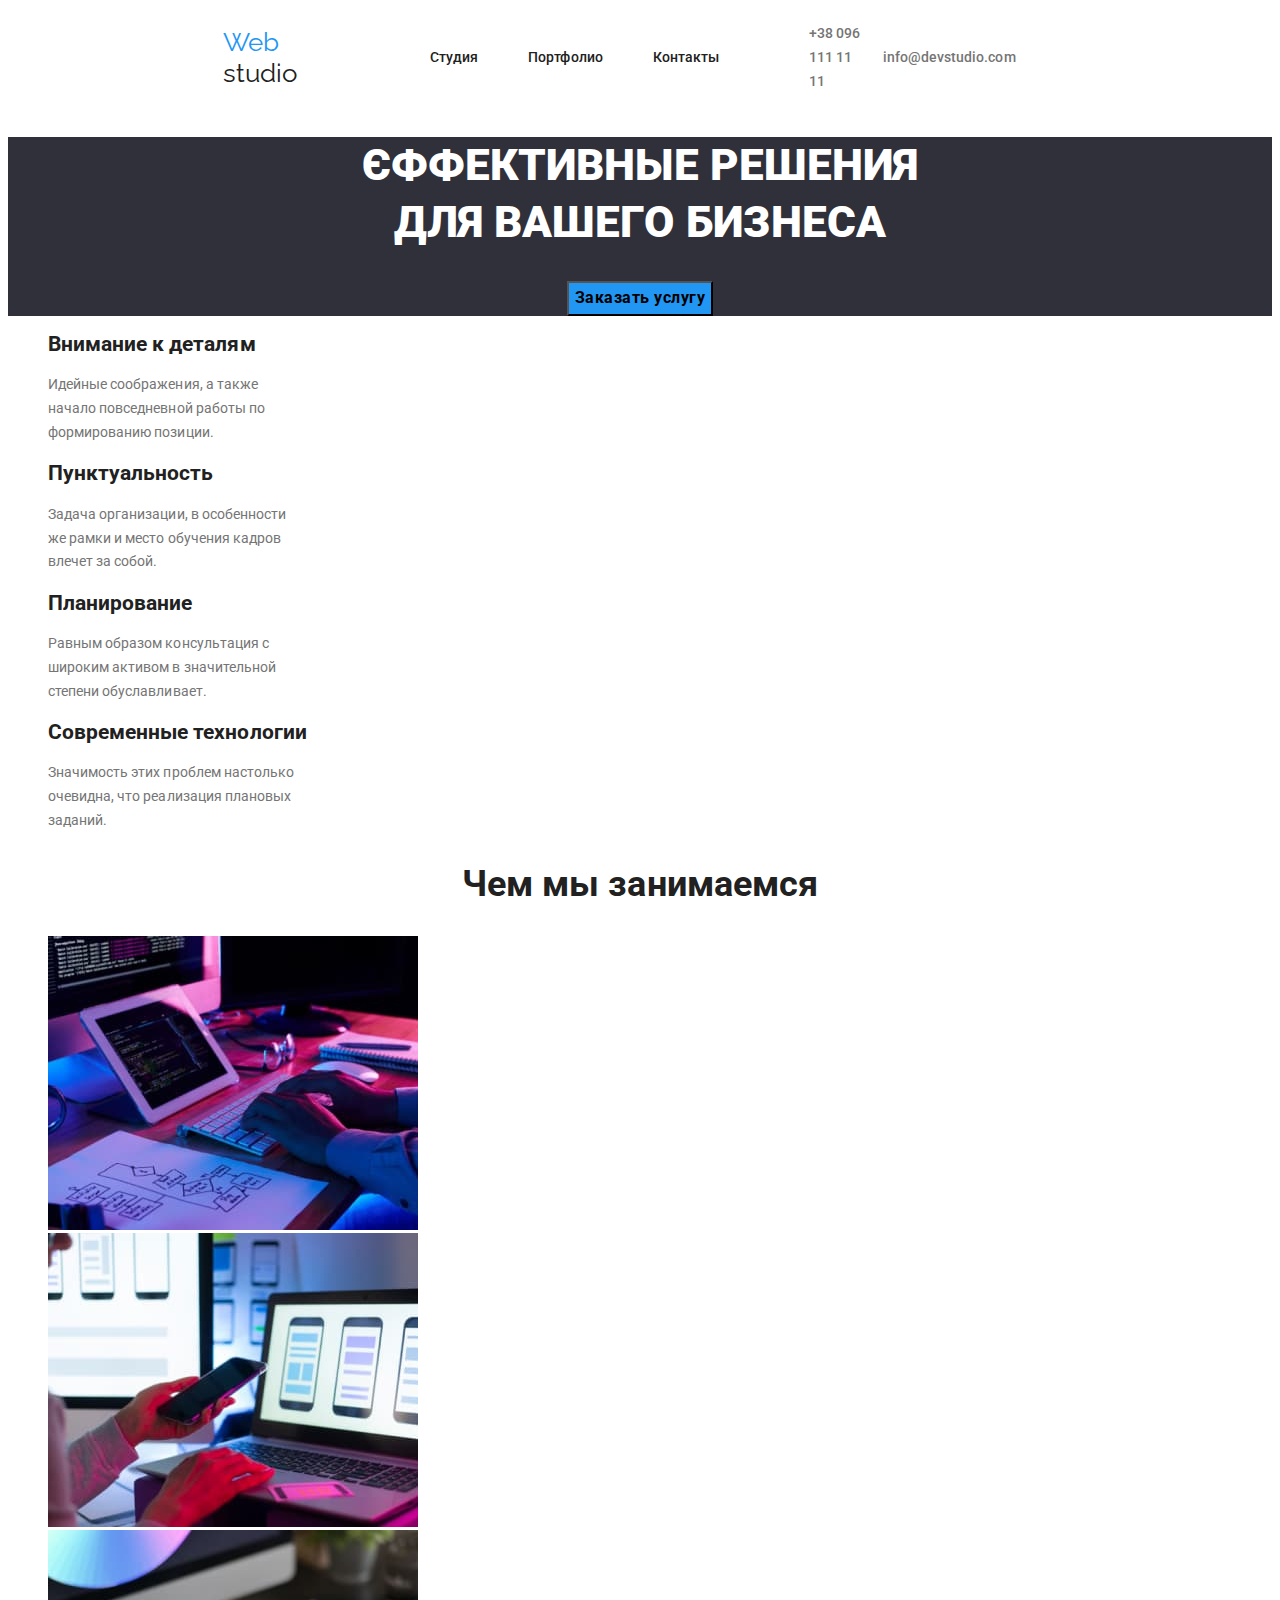
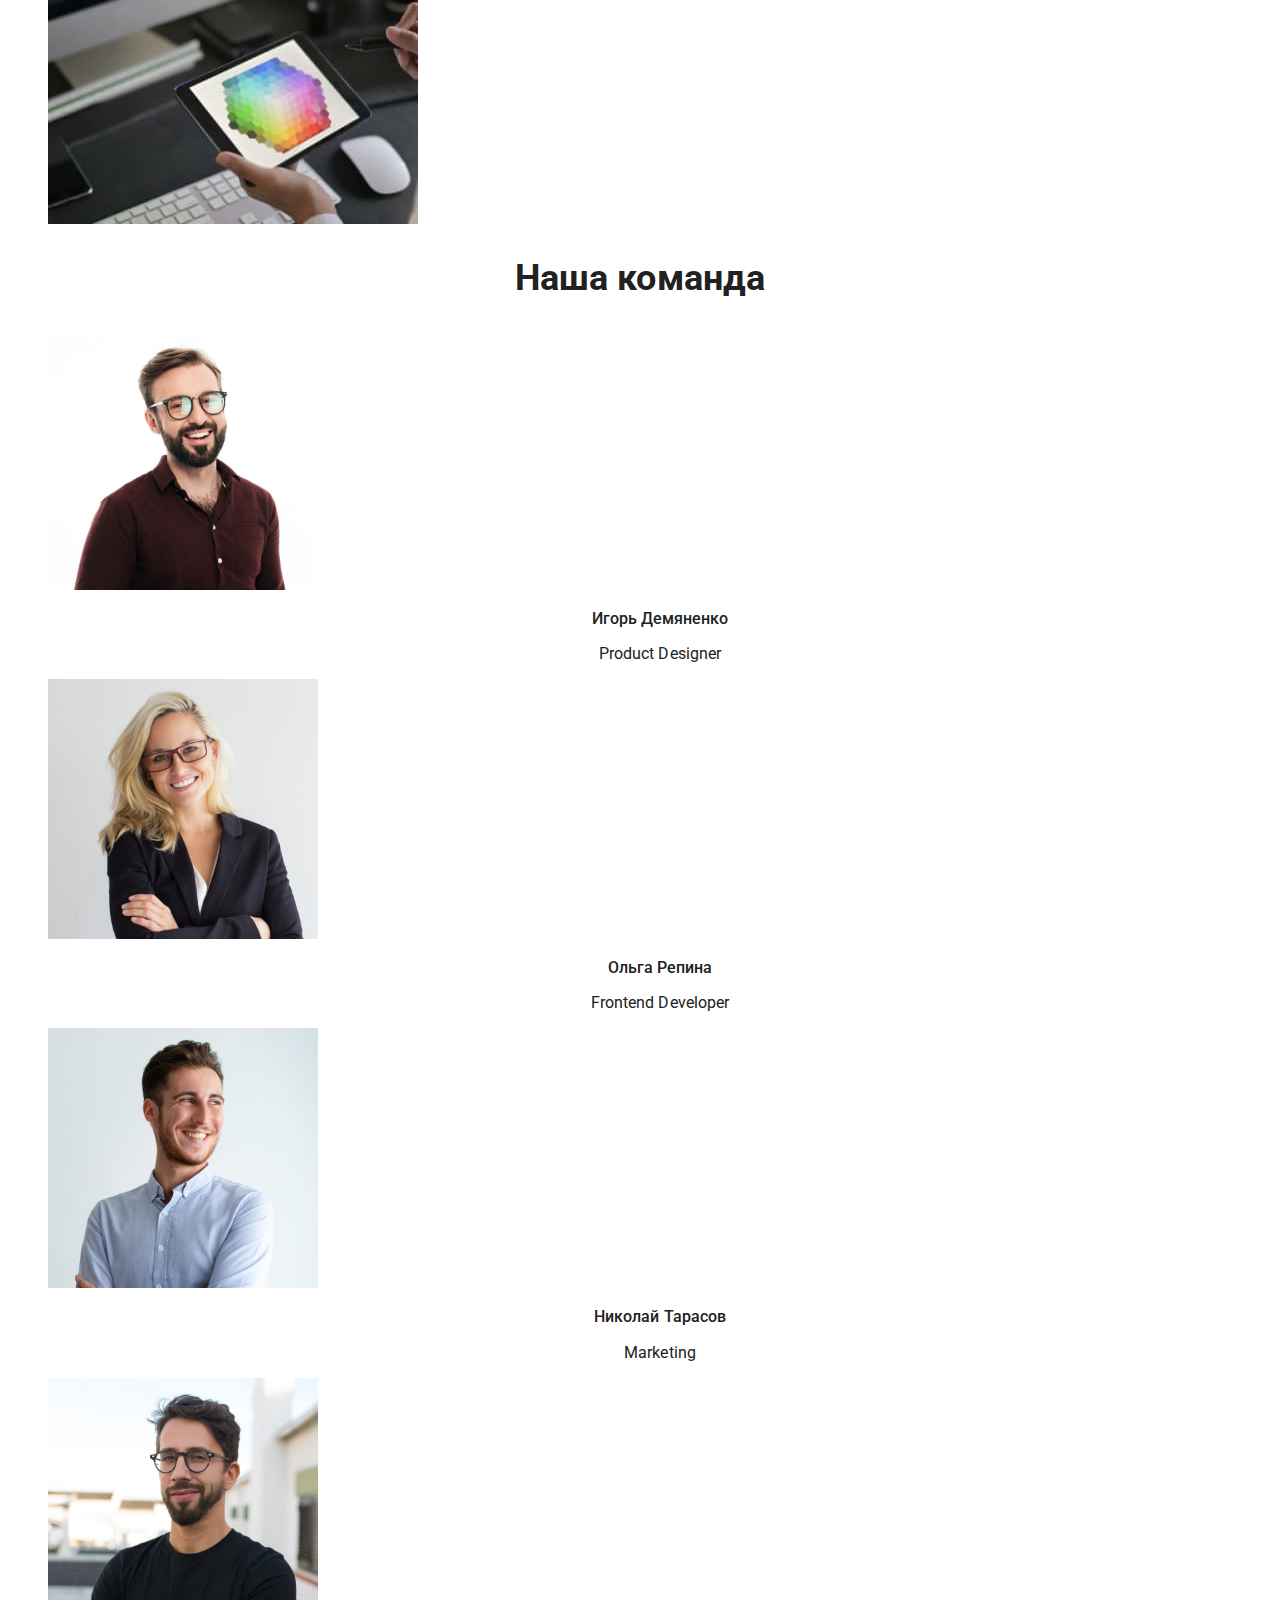
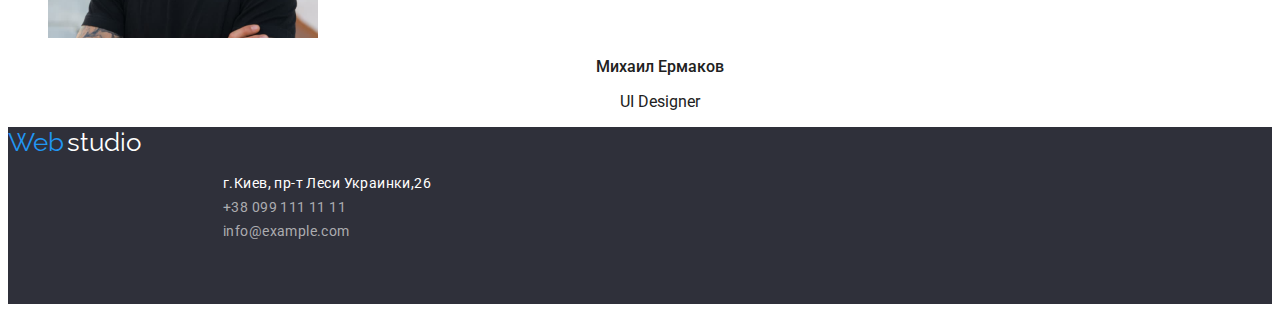
<file: index.html>
<!DOCTYPE html>
<html lang="ru">
<head>
    <meta charset="UTF-8">
    <meta http-equiv="X-UA-Compatible" content="IE=edge">
    <meta name="viewport" content="width=device-width, initial-scale=1.0">
    <title>Web studio</title>
    <link href="https://fonts.googleapis.com/css2?family=Raleway:wght@700&family=Roboto:wght@400;500;700;900&display=swap"
        rel="stylesheet">
    <link rel="stylesheet" href="./css/styles.css">
</head>
<body>
    <!-- Шапка Страницы -->
<header class="header">
    <div class="header-container">
        <!-- Навигация сайта -->
        <nav class="nav">
            <a href="/" class="link logo-flex"> <span class="logoweb">Web</span> <span class="logo">studio</span> </a>
            <ul class="header-list ul-li">
                <li> <a href="./index.html" class="header-item link">Студия</a></li>
                <li> <a href="./portfolio.html" class="header-item link">Портфолио</a></li>
                <li> <a href="/" class="header-item link">Контакты</a></li>
            </ul>
        </nav>
        <!-- Контакты -->
        <ul class="header-contacts ul-li">
            <li><a class="header-contact link" href="tel:+380961111111">+38 096 111 11 11</a></li>
            <li><a class="header-contact link" href="mailto:info@devstudio.com " title="info@devstudio.com"> info@devstudio.com
                </a></li>
        </ul>
    </div>

</header>
<!-- Основной материал -->
<main class="main">
    <div class="main-first">
        <section class="main-first-section">
            <h1 class="chief-title" >Єффективные решения <br /> для вашего бизнеса</h1>
            <button type="button" class="main-button">Заказать услугу</button>
        </section>
    </div>
<section class="main-second-section">
    <ul class="main-second-list ul-li">
        <li class="main-second-item">
            <h2 class="main-second-title">Внимание к деталям</h2>
            <p class="main-second-text">Идейные соображения, а также <br /> начало повседневной работы по <br /> формированию позиции.</p>
        </li>
        <li class="main-second-item">
            <h2 class="main-second-title">Пунктуальность</h2>
            <p class="main-second-text">Задача организации, в особенности <br /> же рамки и место обучения кадров <br /> влечет за собой.</p>
        </li>
        <li class="main-second-item">
            <h2 class="main-second-title">Планирование</h2>
            <p class="main-second-text">Равным образом консультация с <br /> широким активом в значительной <br /> степени обуславливает.</p>
        </li>
        <li class="main-second-item">
            <h2 class="main-second-title">Современные технологии</h2>
            <p class="main-second-text">Значимость этих проблем настолько <br /> очевидна, что реализация плановых <br /> заданий.</p>
        </li>
    </ul>
</section>
<!-- Секция чем мы занимаемся -->
<section class="main-third-section">
    <h2 class="main-third-title">Чем мы занимаемся</h2>
    <ul class="main-third-list ul-li">
        <li class="main-third-item"> <img src="./images/keyboard.jpg" alt="keyboard" width="370"> </li>
        <li class="main-third-item"> <img src="./images/phone.jpg" alt="phone" width="370"> </li>
        <li class="main-third-item"> <img src="./images/screen.jpg" alt="screen" width="370"> </li>
    </ul>
</section>
<!-- Секция наша команда -->
<section class="team-section">
    <h2 class="team">Наша команда</h2>
    <ul class="team-list ul-li">
        <li class="team-item">
            <img src="./images/product.jpg" alt="Игорь Демяненко" width="270">
            <h3 class="team-title">Игорь Демяненко</h3>
            <p class="team-text" lang="en" >Product Designer</p>
        </li>
        <li class="team-item">
            <img src="./images/developer.jpg" alt="Ольга Репина" width="270">
            <h3 class="team-title">Ольга Репина</h3>
            <p class="team-text" lang="en" >Frontend Developer</p>
        </li>
        <li class="team-item">
            <img src="./images/marketing.jpg" alt="Николай Тарасов" width="270">
            <h3 class="team-title">Николай Тарасов</h3>
            <p class="team-text" lang="en" >Marketing</p>
        </li>
        <li class="team-item">
            <img src="./images/designer.jpg" alt="Михаил Ермаков" width="270">
            <h3 class="team-title">Михаил Ермаков</h3>
            <p class="team-text" lang="en" >UI Designer</p>
        </li>
    </ul>
</section>
</main>
<!-- footer -->
<footer class="footer" >
    <a href="/" class="link"> <span class="logoweb">Web</span> <span class="footer-logo">studio</span> </a>
    <address class="address-section">
        <ul class="footer-list ul-li">
            <li><a href="/" class="footer-contact adress link" > г.Киев, пр-т Леси Украинки,26 </a></li>
            <li><a href="tel:+380991111111" class="footer-contact link">+38 099 111 11 11</a></li>
            <li><a href="mailto:info@example.com" title="info@example.com" class="footer-contact link"> info@example.com </a></li>
        </ul>
    </address>
</footer> 
</body>
</html>
</file>
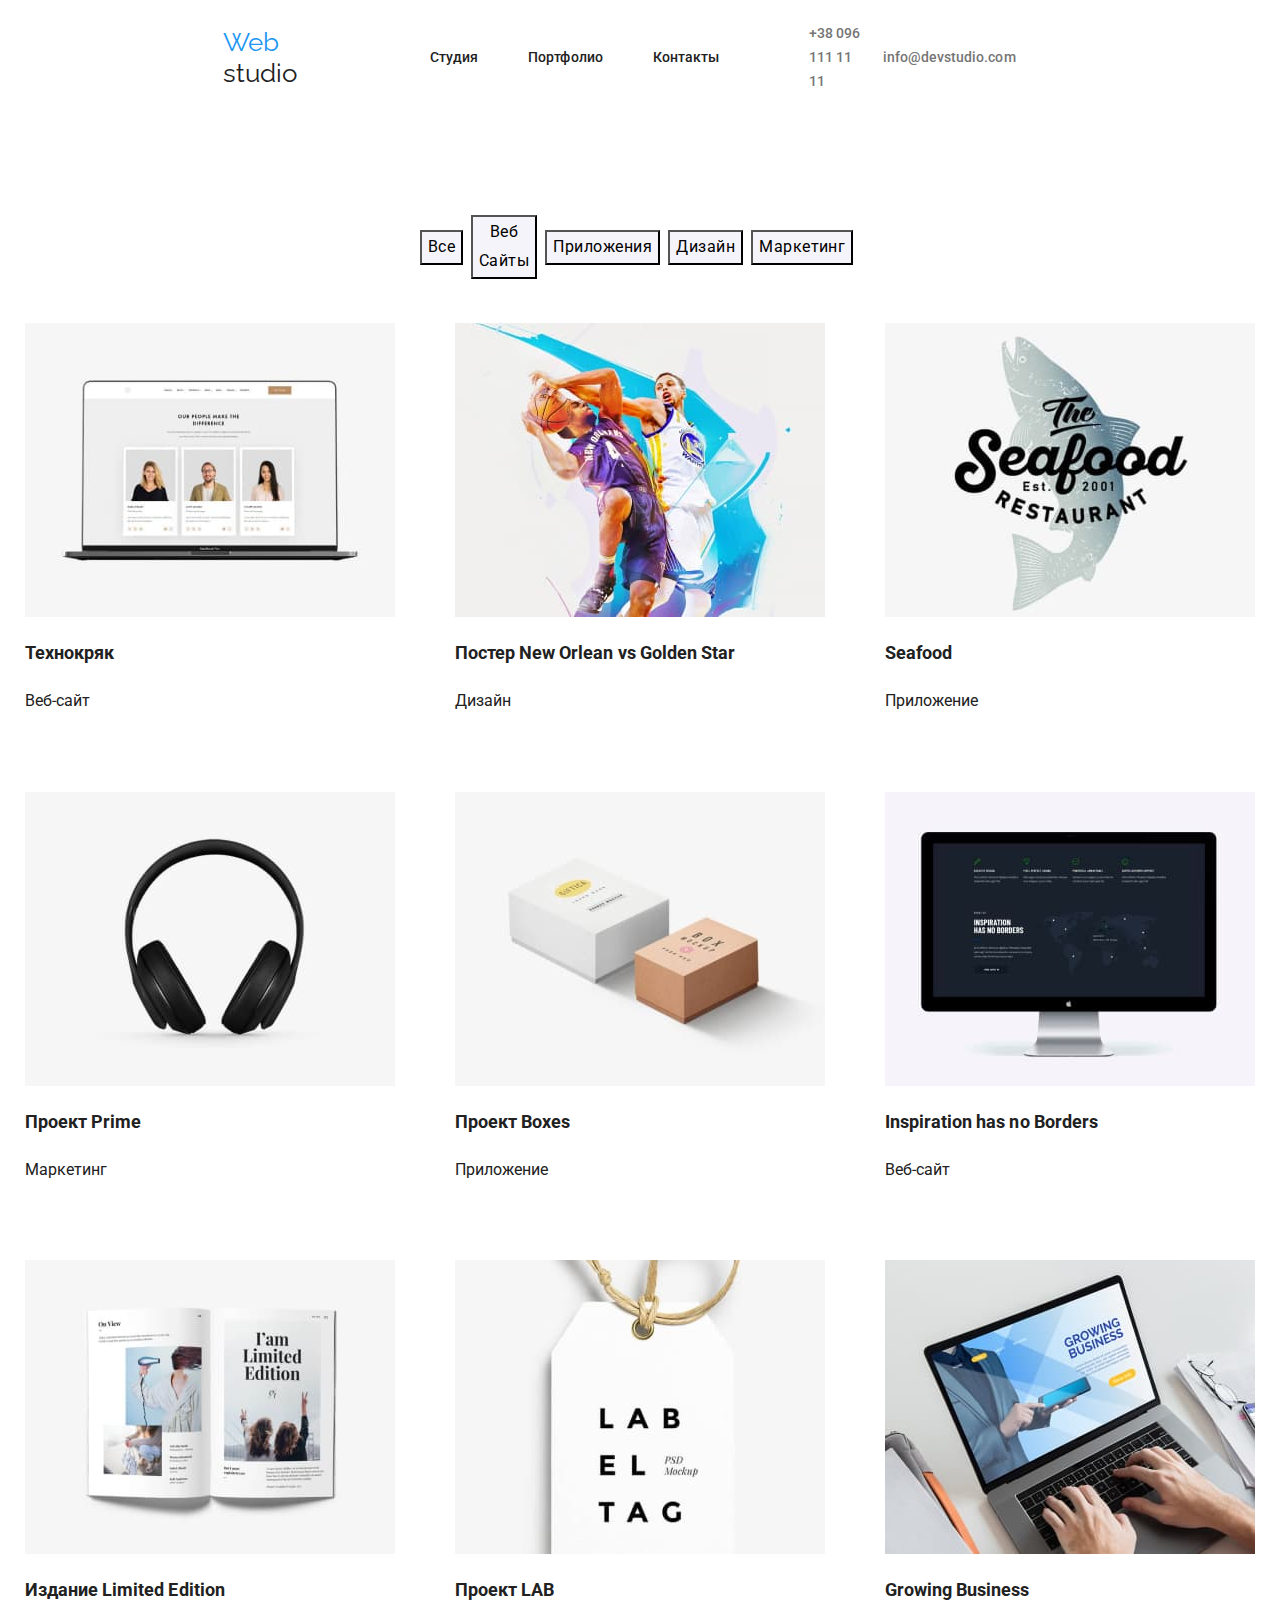
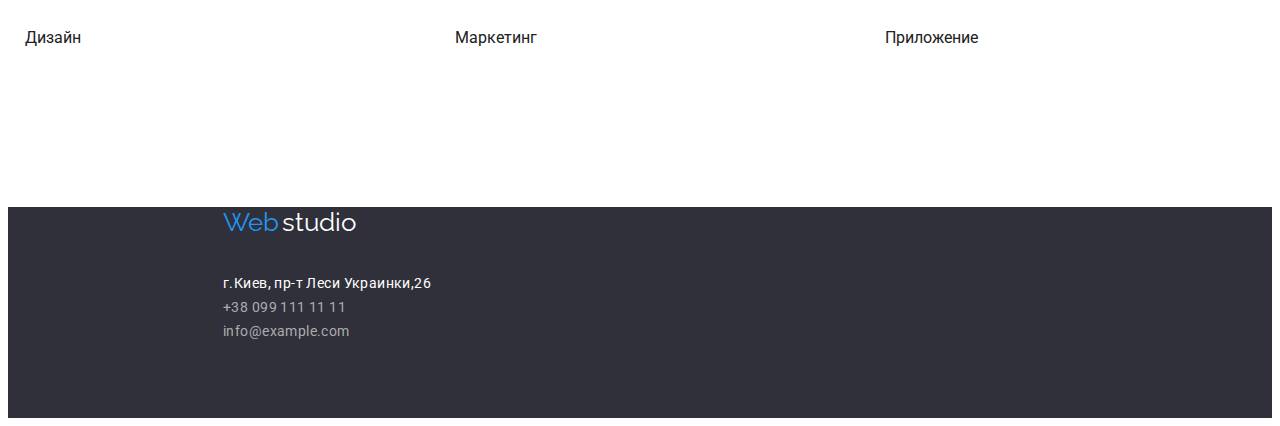
<file: portfolio.html>
<!DOCTYPE html>
<html lang="ru">
<head>
    <meta charset="UTF-8">
    <meta http-equiv="X-UA-Compatible" content="IE=edge">
    <meta name="viewport" content="width=device-width, initial-scale=1.0">
    <title>Portfolio</title>
    <link href="https://fonts.googleapis.com/css2?family=Raleway:wght@700&family=Roboto:wght@400;500;700;900&display=swap"
        rel="stylesheet">
    <link rel="stylesheet" href="./css/styles.css">
</head>
<body>
<!-- Шапка страницы -->
<header class="header">
    <!-- Навигация сайта -->
    <div class="header-container">
        <nav class="nav">
            <a href="/" class="link logo-flex"> <span class="logoweb">Web</span> <span class="logo">studio</span> </a>
            <ul class="header-list ul-li">
                <li> <a href="./index.html" class="header-item link">Студия</a></li>
                <li> <a href="./portfolio.html" class="header-item link">Портфолио</a></li>
                <li> <a href="/" class="header-item link">Контакты</a></li>
            </ul>
        </nav>
        <!-- Контакты -->
        <ul class="header-contacts ul-li ">
            <li><a class="header-contact link" href="tel:+380961111111">+38 096 111 11 11</a></li>
            <li><a class="header-contact link" href="mailto:info@devstudio.com " title="info@devstudio.com"> info@devstudio.com
                </a></li>
        </ul>
    </div>
    
</header>
<!-- Портфолио  -->
<main class="main">
    <div class="section">
        <section class="portfolio-button">
            <h1 class="visually-hidden">Портфолио</h1>
            <!-- Кнопки -->
            <ul class="button-list button-flex ul-li">
                <li><button type="button" class="button-item">Все</button></li>
                <li><button type="button" class="button-item">Веб Сайты</button></li>
                <li><button type="button" class="button-item">Приложения</button></li>
                <li><button type="button" class="button-item">Дизайн</button></li>
                <li><button type="button" class="button-item">Маркетинг</button></li>
            </ul>
            <!-- Основной контент -->
            <ul class="main-list ul-li">
                <li class="main-item">
                    <a href="" class="link">
                        <img src="./images/portfolio-notebook.jpg" alt="Ноутбук" width="370">
                        <h2 class="title">Технокряк</h2>
                        <p class="text">Веб-сайт</p>
                    </a>
                </li>
                <li class="main-item">
                    <a href="" class="link">
                        <img src="./images/portfolio-basket.jpg" alt="Постер игры в баскетбол" width="370">
                        <h2 class="title">Постер <span lang="en">New Orlean vs Golden Star</span></h2>
                        <p class="text">Дизайн</p>
                    </a>
        
                </li>
                <li class="main-item">
                    <a href="" class="link">
                        <img src="./images/portfolio-logo.jpg" alt="Логотип ресторана" width="370">
                        <h2 class="title" lang="en">Seafood</h2>
                        <p class="text">Приложение</p>
                    </a>
        
                </li>
                <li class="main-item">
                    <a href="/" class="link">
                        <img src="./images/portfolio-music.jpg" alt="Наушники" width="370">
                        <h2 class="title">Проект <span lang="en">Prime</span></h2>
                        <p class="text">Маркетинг</p>
                    </a>
        
                </li>
                <li class="main-item">
                    <a href="/" class="link">
                        <img src="./images/portfolio-cube.jpg" alt="Коробка" width="370">
                        <h2 class="title">Проект <span lang="en">Boxes</span></h2>
                        <p class="text">Приложение</p>
                    </a>
        
                </li>
                <li class="main-item">
                    <a href="/" class="link">
                        <img src="./images/portfolio-screen.jpg" alt="Монитор" width="370">
                        <h2 class="title" lang="en">Inspiration has no Borders</h2>
                        <p class="text">Веб-сайт</p>
                    </a>
        
                </li>
                <li class="main-item">
                    <a href="/" class="link">
                        <img src="./images/portfolio-book.jpg" alt="Книга" width="370">
                        <h2 class="title">Издание <span lang="en">Limited Edition</span></h2>
                        <p class="text">Дизайн</p>
                    </a>
        
                </li>
                <li class="main-item">
                    <a href="/" class="link">
                        <img src="./images/portfolio-letters.jpg" alt="Бирка" width="370">
                        <h2 class="title">Проект LAB</h2>
                        <p class="text">Маркетинг</p>
                    </a>
        
                </li>
                <li class="main-item">
                    <a href="/" class="link">
                        <img src="./images/portfolio-business.jpg" alt="Вебсайт" width="370">
                        <h2 class="title" lang="en">Growing Business</h2>
                        <p class="text">Приложение</p>
                    </a>
        
                </li>
            </ul>
        </section>

    </div>
    
</main>
<!-- footer -->
<footer class="footer">
    <div class="footer-container">
        <a href="/" class="link logo-footer"> <span class="logoweb">Web</span> <span class="footer-logo">studio</span> </a>
        <address class="address-section">
            <ul class="footer-list ul-li">
                <li><a href="/" class="footer-contact adress link"> г.Киев, пр-т Леси Украинки,26 </a></li>
                <li><a href="tel:+380991111111" class="footer-contact link">+38 099 111 11 11</a></li>
                <li><a href="mailto:info@example.com" title="info@example.com" class="footer-contact link"> info@example.com
                    </a></li>
            </ul>
        </address>
    </div>

</footer>
</body>
</html>
</file>
<file: css/styles.css>
:root {
  --primary-text-color: #e5e5e5;
  --title-text-color: #212121;
  --accent-color: #2196f3;
  --blue-main-button-hover: #188ce8;
  --primary-white-color: #757575;
  --button-background: #f5f4fa;
  --white-color: #ffffff;
  --black-box-color: #2f303a;
  --style-for-footer-contacts: #acacb0;
  --background-for-header: #ececec;
}
body {
  color: var(--title-text-color);
  background-color: var(--white-color);
  font-family: Roboto, sans-serif;
  font-size: 14px;
  letter-spacing: 0.03px;
}

/* Общие стили и стили портфолио */
/* Отмена подчеркиваний */
.link {
  text-decoration: none;
}
.ul-li {
  list-style: none;
}
/* Хедер */
/* Логтип */
.logoweb {
  color: var(--accent-color);
  font-family: Raleway;
  font-size: 26px;
  line-height: 1.2;
}
.logo {
  color: var(--title-text-color);
  font-family: Raleway;
  font-size: 26px;
  line-height: 1.2;
}
/* Ссылки навигации */

.header-item {
  font-style: normal;
  font-weight: 500;
  line-height: 1.14;
  letter-spacing: 2%;
  color: var(--title-text-color);
  margin-right: 50px;
}
.header-item:hover,
.header-item:focus {
  font-weight: 500;
  line-height: 1.14;
  color: var(--accent-color);
}

/* Hover для контактов */
.header-contact {
  font-style: normal;
  font-weight: 500;
  line-height: 1.7;
  letter-spacing: 2%;
  color: var(--primary-white-color);
  margin-right: 50px;
}
.header-contact:hover,
.header-contact:focus {
  color: var(--accent-color);
}

/* Позиционирование Хедер */
.nav {
  display: flex;
  align-items: center;
}
.logo-flex {
  margin-right: 93px;
  padding-left: 215px;
}
.header-container {
  display: flex;
  align-items: center;
}
.header-contacts {
  display: flex;
  align-items: center;
  margin-left: auto;
  padding-right: 215px;
}

.header-list {
  display: flex;
}

/* Позиционирование Main */
.button-flex {
  display: flex;
  align-items: center;
  justify-content: center;
  padding: 94px 494px 0px 495px;
}
.main-list {
  padding: 0px 0px 94px 0px;
  display: flex;
  justify-content: center;
  flex-wrap: wrap;
  align-content: center;
}
.section {
  display: flex;
  justify-content: center;
}
.main-item {
  display: flex;
  align-items: center;
  margin: 30px 30px 30px 30px;
}

/* Позиционирование Футер */
.footer-container {
  display: flex;
  flex-direction: column;
}
.logo-footer {
  margin-bottom: 20px;
  margin-left: 215px;
}
.footer-list {
  padding: 0px 0px 60px 215px;
}

/* Main contant */
.main {
  background-color: var(--white-color);
}
/* Скрытый заголовок */
.visually-hidden {
  position: absolute;
  width: 1px;
  height: 1px;
  margin: -1px;
  padding: 0;
  overflow: hidden;
  border: 0;
  clip: rect(0 0 0 0);
}

/* Кнопки портфолио */
.button-item {
  font-family: Roboto;
  font-style: 500;
  font-size: 16px;
  line-height: 1.8;
  letter-spacing: 0.03em;
  background-color: var(--button-background);
  cursor: pointer;
  font-family: inherit;
  margin-right: 8px;
}
.button-item:hover,
.button-item:focus {
  background-color: var(--accent-color);
  color: var(--white-color);
  cursor: pointer;
  font-family: inherit;
}
.button-item:active {
  color: var(--accent-color);
}
/* Основной контент */
/* Шрифты основного контента портфолио */
.title {
  font-weight: 700;
  font-size: 18px;
  line-height: 2;
  color: var(--title-text-color);
}
/* Текст портфолио */
.text {
  font-size: 16px;
  line-height: 1.8;
  color: var(--title-text-color);
}
/* Footer */
.footer {
  background-color: var(--black-box-color);
}
/* Вторая часть логотипа футера */
.footer-logo {
  color: var(--white-color);
  font-family: Raleway;
  font-size: 26px;
  line-height: 1.2;
}

/* Контактные данные футер*/
.footer-contact {
  font-style: normal;
  line-height: 1.7;
  letter-spacing: 0.03em;
  color: var(--style-for-footer-contacts);
  margin-bottom: 9px;
}
.footer-contact:hover,
.footer-contact:focus {
  line-height: 1.7;
  color: var(--accent-color);
}
.adress {
  color: var(--white-color);
}

/* Стили главной страницы */
/* Хедер идентичен странице портфолио */
/* Основная секция */
.main-first-section {
  background-color: var(--black-box-color);
}
/* Заголовок */
.chief-title {
  font-weight: 900;
  font-size: 44px;
  line-height: 1.3;
  text-align: center;
  vertical-align: top;
  color: var(--white-color);
  text-transform: uppercase;
}
/* Кнопка под заголовком */
.main-button {
  font-family: Roboto;
  font-weight: 700;
  font-size: 16px;
  line-height: 1.8;
  letter-spacing: 0.03em;
  background-color: var(--accent-color);
  cursor: pointer;
  font-family: inherit;
}
.main-button:hover,
.main-button:focus {
  letter-spacing: 0.03em;
  background-color: var(--blue-main-button-hover);
  color: var(--white-color);
  cursor: pointer;
  font-family: inherit;
}

/* Секция чем мы занимаемся */
/* Заголовки секции */
.main-second-title {
  font-weight: 700;
  line-height: 1.1;
}
/* Текст секции */
.main-second-text {
  line-height: 1.7;
  color: var(--primary-white-color);
}
/* Заголовок секции */
.main-third-title {
  font-weight: 700;
  font-size: 36px;
  line-height: 1.2;
  text-align: center;
  vertical-align: top;
}
/* Секция наша команда */
/* Основной заголовок секции */
.team {
  font-weight: 700;
  font-size: 36px;
  line-height: 1.2;
  text-align: center;
  vertical-align: top;
}
/* Заголовки блоков секции */
.team-title {
  font-weight: 500;
  font-size: 16px;
  line-height: 1.2;
  text-align: center;
  vertical-align: top;
}
/* Текст секции */
.team-text {
  font-size: 16px;
  line-height: 1.2;
  text-align: center;
  vertical-align: top;
}
/* footer идентичен портфолио */

/* для ценрта кнопки основной страницы */
.main-first-section {
  text-align: center;
}
/* Расположение елементов */

/* 
}
.main-list {
  padding: 94px 0 94 0;
  display: flex;
  justify-content: center;
  flex-wrap: wrap;
  align-content: center;
} */

/* .container {
  width: 1200px;
  padding-left: 15px;
  padding-right: 15px;
  margin: 0 auto;
  outline: 2px solid #188ce8;

на всякий случай

} */
</file>
